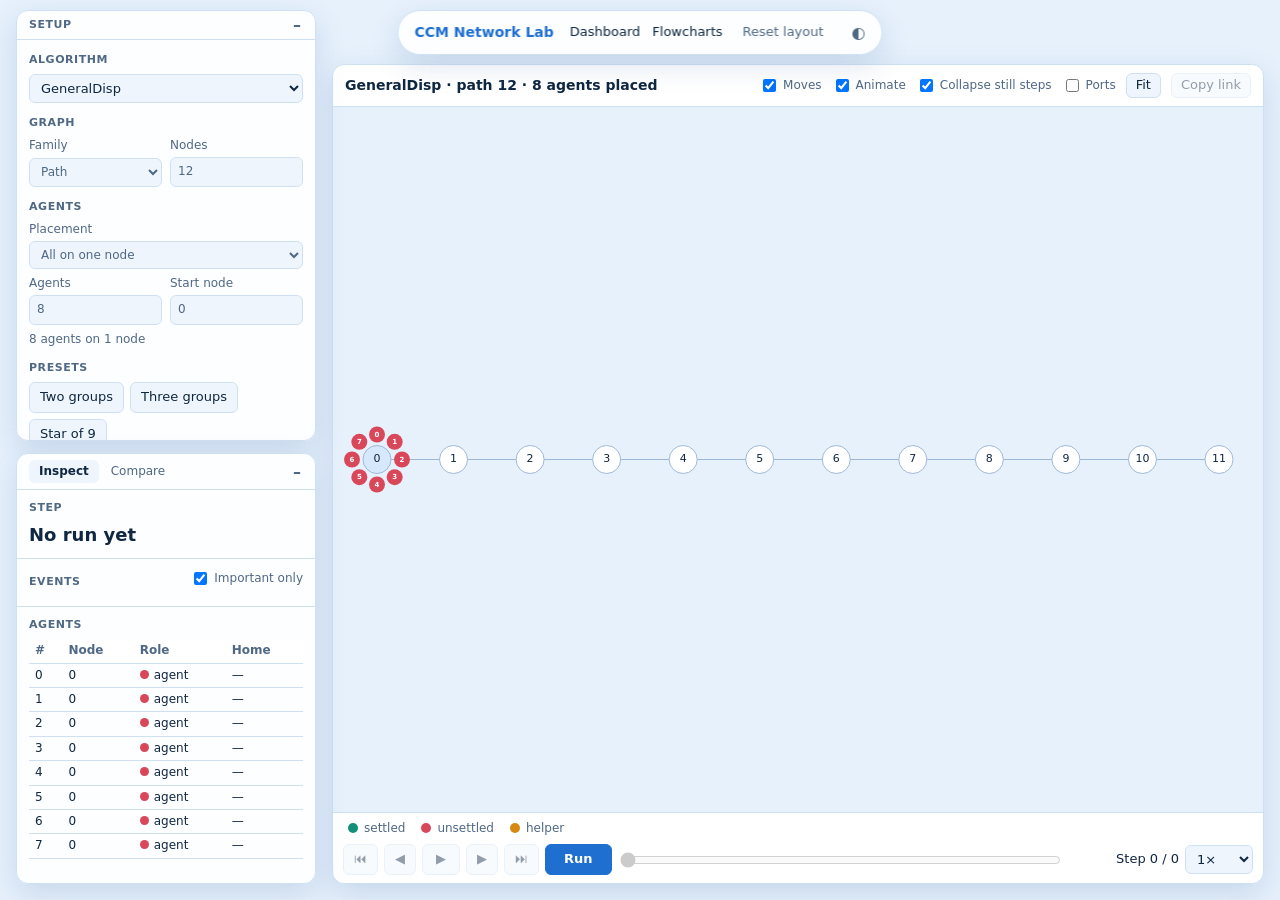
<file: index.html>
<!doctype html>
<html lang="en">
<head>
  <meta charset="utf-8">
  <meta name="viewport" content="width=device-width, initial-scale=1">
  <meta name="description" content="Client-side Rust/WASM simulator of mobile-agent dispersion algorithms">
  <title>CCM Network Lab</title>
  <link rel="stylesheet" href="workbench.css">
</head>
<body>
  <div id="tooltip" class="tooltip" hidden></div>

  <header class="bar">
    <strong class="brand">CCM Network Lab</strong>
    <nav>
      <a href="dashboard.html">Dashboard</a>
      <a href="docs.html">Flowcharts</a>
      <button type="button" id="resetLayout" class="ghost" title="Put the windows back">Reset layout</button>
      <button type="button" id="theme" class="ghost" aria-label="Toggle theme" title="Toggle theme">◐</button>
    </nav>
  </header>

  <section class="win" id="winSetup" aria-label="Setup">
    <div class="winHead"><span>Setup</span><button type="button" class="collapse" aria-label="Collapse">–</button></div>
    <div class="winBody setup">
      <p id="message" class="message" role="status"></p>

      <fieldset>
        <legend>Algorithm</legend>
        <select id="algorithm" aria-label="Algorithm">
          <option value="general">GeneralDisp</option>
          <option value="rooted">RootedDisp</option>
          <option value="p1tree">P1Tree</option>
          <option value="help">Help by Scouts</option>
          <option value="drop">Drop and Freeze</option>
        </select>
      </fieldset>

      <fieldset>
        <legend>Graph</legend>
        <div class="grid2">
          <label>Family
            <select id="family">
              <option value="path">Path</option>
              <option value="cycle">Cycle</option>
              <option value="star">Star</option>
              <option value="complete">Complete</option>
              <option value="tree">Tree</option>
              <option value="grid">Grid</option>
              <option value="random">Random connected</option>
              <option value="bounded">Random, bounded degree</option>
            </select>
          </label>
          <label>Nodes <input id="nodes" type="number" min="2" max="300" value="12"></label>
          <label id="paramWrap" hidden><span id="paramName">Branching</span> <input id="param" type="number" min="0" max="2000" value="2"></label>
        </div>
      </fieldset>

      <fieldset>
        <legend>Agents</legend>
        <label>Placement
          <select id="placement">
            <option value="rooted">All on one node</option>
            <option value="groups">Seeded groups</option>
            <option value="spread">One per node</option>
            <option value="click">Click on graph</option>
          </select>
        </label>
        <div class="grid2">
          <label id="agentsWrap">Agents <input id="agents" type="number" min="1" max="120" value="8"></label>
          <label id="rootWrap">Start node <input id="root" type="number" min="0" max="299" value="0"></label>
          <label id="distinctWrap" hidden>Start nodes <input id="distinct" type="number" min="1" max="300" value="3"></label>
          <label id="seedWrap" hidden>Seed <input id="seed" type="number" min="0" value="1"></label>
        </div>
        <p id="placementNote" class="hint" hidden></p>
        <p id="clickHint" class="hint" hidden>Click a node to add an agent, shift-click to remove one.</p>
        <p id="summary" class="hint"></p>
      </fieldset>

      <fieldset>
        <legend>Presets</legend>
        <div class="chips">
          <button type="button" data-preset="two">Two groups</button>
          <button type="button" data-preset="three">Three groups</button>
          <button type="button" data-preset="star" title="9-node star, every agent on node 0, with the selected algorithm">Star of 9</button>
        </div>
      </fieldset>

      <details>
        <summary>Advanced</summary>
        <label>Round limit <input id="roundLimit" type="number" min="0" placeholder="default"></label>
        <p class="hint">Empty uses the runner's default for the algorithm.</p>
      </details>

      <details>
        <summary>Keyboard</summary>
        <p class="hint">Space play · ← → step · Home End · N next event · + − zoom · 0 fit</p>
      </details>
    </div>
  </section>

  <section class="win" id="winInspector" aria-label="Inspector">
    <div class="winHead">
      <div class="tabs" role="tablist">
        <button type="button" role="tab" id="tabInspect" aria-selected="true">Inspect</button>
        <button type="button" role="tab" id="tabCompare" aria-selected="false">Compare</button>
      </div>
      <button type="button" class="collapse" aria-label="Collapse">–</button>
    </div>
    <div class="winBody">
      <div id="inspectPane" class="tabPane">
        <section class="card">
          <h2>Step</h2>
          <div id="stepCard" class="stepCard">—</div>
        </section>
        <section id="groupsCard" class="card" hidden>
          <h2>Groups</h2>
          <div class="tableWrap short">
            <table>
              <thead><tr><th>Group</th><th>Leader at</th><th>Settlers</th><th>Zombies</th></tr></thead>
              <tbody id="groupRows"></tbody>
            </table>
          </div>
        </section>
        <section class="card">
          <div class="cardHead">
            <h2>Events</h2>
            <label class="check"><input type="checkbox" id="importantOnly" checked> Important only</label>
          </div>
          <ol id="events" class="events"></ol>
        </section>
        <section class="card">
          <h2>Agents</h2>
          <div class="tableWrap">
            <table>
              <thead><tr><th>#</th><th>Node</th><th>Role</th><th id="extraHead">Home</th></tr></thead>
              <tbody id="agentRows"></tbody>
            </table>
          </div>
        </section>
      </div>

      <div id="comparePane" class="tabPane" hidden>
        <section class="card">
          <p class="hint">Runs every algorithm on the same graph, ports and starts. Rooted-only algorithms are refused on scattered starts.</p>
          <button type="button" id="compare">Run comparison</button>
        </section>
        <section class="card">
          <div class="tableWrap">
            <table>
              <thead><tr><th>Algorithm</th><th>Result</th><th>Rounds</th><th>Moves</th><th>Probes</th><th></th></tr></thead>
              <tbody id="compareRows"></tbody>
            </table>
          </div>
        </section>
      </div>
    </div>
  </section>

  <main id="stage" class="stage" aria-label="Simulation">
    <div class="stageHead">
      <span id="title">No run yet</span>
      <div class="viewTools">
        <label class="check"><input type="checkbox" id="showTrails" checked> Moves</label>
        <label class="check"><input type="checkbox" id="animate" checked> Animate</label>
        <label class="check" title="Show each run of steps with no movement as one frame"><input type="checkbox" id="collapse" checked> Collapse still steps</label>
        <label class="check" id="territoriesWrap" hidden title="Colour each settled node and the edges inside a territory by its group"><input type="checkbox" id="territories" checked> Territories</label>
        <label class="check"><input type="checkbox" id="showPorts"> Ports</label>
        <button type="button" id="fit" title="Reset zoom (0)">Fit</button>
        <button type="button" id="share" title="Copy a link that reproduces this run">Copy link</button>
      </div>
    </div>
    <div class="canvasWrap">
      <canvas id="canvas" tabindex="0" aria-label="Network"></canvas>
      <div id="empty" class="empty">Choose a setup and press Run, or pick a preset.</div>
    </div>
    <div id="legend" class="legend"></div>
    <div class="timeline">
      <button type="button" id="first" title="First step (Home)">⏮</button>
      <button type="button" id="prev" title="Previous step (←)">◀</button>
      <button type="button" id="play" class="playBtn" title="Play / pause (Space)">▶</button>
      <button type="button" id="next" title="Next step (→)">▶</button>
      <button type="button" id="jump" title="Next important event (N)">⏭</button>
      <button type="button" id="run" class="primary" disabled title="Run the simulation with the current setup">Run</button>
      <div class="track">
        <div id="markers" class="markers" aria-hidden="true"></div>
        <input id="slider" type="range" min="0" max="0" value="0" aria-label="Step">
      </div>
      <span id="stepLabel" class="stepLabel">Step 0 / 0</span>
      <select id="speed" aria-label="Speed">
        <option value="600">0.5×</option>
        <option value="300" selected>1×</option>
        <option value="100">3×</option>
        <option value="25">12×</option>
      </select>
    </div>
  </main>

  <script type="module" src="workbench.js"></script>
</body>
</html>
</file>
<file: workbench.css>
:root {
  --bg: #e7f1fc;
  --pane: #ffffff;
  --raised: #eef5fd;
  --text: #0f2740;
  --muted: #4f6884;
  --line: #cfe0f3;
  --edge: #9db8d6;
  --node: #ffffff;
  --node-busy: #d6e8fb;
  --accent: #1f6fd1;
  --accent-text: #ffffff;
  --now: #fff3cf;
  --error: #c0392b;
  --shadow: 0 10px 30px rgba(31, 86, 150, .16);
  --r0: #14907a;
  --r1: #d68910;
  --r2: #d9475a;
  --r3: #e5762e;
  --r4: #8e6fd8;
  --r5: #5b33a8;
  color-scheme: light;
}

:root[data-theme="dark"] {
  --bg: #1a2a40;
  --pane: #213450;
  --raised: #2a3f5e;
  --text: #eef4fb;
  --muted: #a9bdd6;
  --line: #34507a;
  --edge: #5677a3;
  --node: #253b5a;
  --node-busy: #2f4e78;
  --accent: #6aa8ff;
  --accent-text: #0b1626;
  --now: #3b3320;
  --error: #ff8a7a;
  --shadow: 0 10px 30px rgba(0, 0, 0, .3);
  --r0: #39d3b4;
  --r1: #f6b44f;
  --r2: #ff7183;
  --r3: #ffa66b;
  --r4: #c3aef5;
  --r5: #9f7aea;
  color-scheme: dark;
}

* { box-sizing: border-box; }

html, body { height: 100%; }

body {
  margin: 0;
  overflow: hidden;
  background: var(--bg);
  color: var(--text);
  font: 13px/1.45 system-ui, -apple-system, "Segoe UI", sans-serif;
}

button, select, input { font: inherit; color: inherit; }

#canvas { position: absolute; inset: 0; width: 100%; height: 100%; display: block; outline: none; cursor: grab; }
#canvas.placing { cursor: crosshair; }
#canvas.dragging { cursor: grabbing; }

.empty { position: absolute; inset: 0; display: grid; place-items: center; color: var(--muted); pointer-events: none; font-size: 15px; }

.stage {
  position: fixed;
  top: 64px;
  bottom: 16px;
  left: var(--content-left, 332px);
  right: var(--content-right, 16px);
  z-index: 5;
  display: flex;
  flex-direction: column;
  border: 1px solid var(--line);
  border-radius: 12px;
  background: var(--pane);
  box-shadow: var(--shadow);
  overflow: hidden;
}
.stageHead { display: flex; justify-content: space-between; align-items: center; gap: 12px; padding: 8px 12px; border-bottom: 1px solid var(--line); flex-wrap: wrap; }
.canvasWrap { position: relative; flex: 1; min-height: 0; background: var(--bg); }
.empty[hidden] { display: none; }

.tooltip {
  position: fixed;
  pointer-events: none;
  background: var(--pane);
  border: 1px solid var(--line);
  border-radius: 8px;
  padding: 6px 9px;
  font-size: 12px;
  white-space: pre;
  box-shadow: var(--shadow);
  z-index: 30;
}

.bar {
  position: fixed;
  top: 10px;
  left: 50%;
  transform: translateX(-50%);
  display: flex;
  align-items: center;
  gap: 16px;
  padding: 6px 8px 6px 16px;
  border: 1px solid var(--line);
  border-radius: 999px;
  background: color-mix(in srgb, var(--pane) 88%, transparent);
  backdrop-filter: blur(10px);
  box-shadow: var(--shadow);
  z-index: 20;
  white-space: nowrap;
}
.brand { font-size: 14px; color: var(--accent); }
.bar nav { display: flex; align-items: center; gap: 12px; }
.bar a { color: var(--text); text-decoration: none; }
.bar a:hover { color: var(--accent); }

.win {
  position: fixed;
  z-index: 10;
  display: flex;
  flex-direction: column;
  max-height: calc(100vh - 26px);
  border: 1px solid var(--line);
  border-radius: 12px;
  background: color-mix(in srgb, var(--pane) 92%, transparent);
  backdrop-filter: blur(10px);
  box-shadow: var(--shadow);
}
.win.front { z-index: 11; }
#winSetup, #winInspector { left: 16px; width: 300px; --column-top: 10px; }
#winSetup { top: var(--column-top); height: calc((100vh - var(--column-top) - 16px - 12px) / 2); }
#winInspector { top: calc(var(--column-top) + (100vh - var(--column-top) - 16px - 12px) / 2 + 12px); height: calc((100vh - var(--column-top) - 16px - 12px) / 2); }
.win.collapsed { height: auto !important; }
@media (max-width: 1180px) {
  #winSetup, #winInspector { --column-top: 64px; }
}

.winHead {
  display: flex;
  align-items: center;
  justify-content: space-between;
  gap: 8px;
  padding: 6px 8px 6px 12px;
  border-bottom: 1px solid var(--line);
  cursor: move;
  user-select: none;
  font-size: 11px;
  font-weight: 600;
  letter-spacing: .05em;
  text-transform: uppercase;
  color: var(--muted);
  flex: none;
}
.winHead .viewTools, .winHead .tabs { text-transform: none; letter-spacing: 0; font-weight: 400; font-size: 12px; }
.collapse { border: 0; background: none; padding: 0 6px; font-size: 16px; line-height: 1; color: var(--muted); cursor: pointer; }
.win.collapsed .winBody { display: none; }
.win.collapsed .winHead { border-bottom: 0; }
.winBody { overflow-y: auto; min-height: 0; scrollbar-width: none; }
.winBody::-webkit-scrollbar, .events::-webkit-scrollbar, .tableWrap::-webkit-scrollbar { display: none; }
.events, .tableWrap { scrollbar-width: none; }

#title { font-size: 14px; font-weight: 600; color: var(--text); overflow: hidden; text-overflow: ellipsis; white-space: nowrap; }

.setup { padding: 12px; display: flex; flex-direction: column; gap: 12px; }
.message { margin: 0; color: var(--error); font-size: 12px; }
.message:empty { display: none; }
.message.ok { color: var(--r0); }

fieldset { border: 0; padding: 0; margin: 0; display: grid; gap: 6px; }
legend { font-size: 11px; font-weight: 600; letter-spacing: .05em; text-transform: uppercase; color: var(--muted); padding: 0; margin-bottom: 6px; }
label { display: grid; gap: 3px; color: var(--muted); font-size: 12px; }
label[hidden], p[hidden] { display: none; }
.grid2 { display: grid; grid-template-columns: 1fr 1fr; gap: 8px; }
select, input[type="number"] { width: 100%; padding: 5px 7px; border: 1px solid var(--line); border-radius: 6px; background: var(--raised); }
.hint { margin: 0; color: var(--muted); font-size: 12px; }
details summary { cursor: pointer; color: var(--muted); font-size: 12px; }
details label { margin-top: 8px; }

button { padding: 5px 10px; border: 1px solid var(--line); border-radius: 6px; background: var(--raised); cursor: pointer; }
button:hover:not(:disabled) { border-color: var(--accent); }
button:disabled { opacity: .45; cursor: default; }
button:focus-visible, select:focus-visible, input:focus-visible { outline: 2px solid color-mix(in srgb, var(--accent) 55%, transparent); outline-offset: 1px; }
button.primary { background: var(--accent); color: var(--accent-text); border-color: var(--accent); font-weight: 600; padding: 7px 24px; }
.timeline .primary { padding: 5px 18px; }
button.ghost { background: none; border: 0; padding: 4px 8px; color: var(--muted); }
button.ghost:hover { color: var(--accent); }
#theme { font-size: 16px; }
.chips { display: flex; flex-wrap: wrap; gap: 6px; }
.chips button[hidden] { display: none; }

.viewTools { display: flex; align-items: center; gap: 10px; flex-wrap: wrap; cursor: default; }
.viewTools button:not(.collapse) { padding: 2px 9px; }
.check { display: flex; align-items: center; gap: 4px; color: var(--muted); }

.legend { display: flex; flex-wrap: wrap; gap: 6px; color: var(--muted); font-size: 12px; padding: 6px 10px 0; border-top: 1px solid var(--line); }
.legend i { display: inline-block; width: 10px; height: 10px; border-radius: 50%; margin-right: 4px; vertical-align: -1px; }
.legendItem { display: inline-flex; align-items: center; gap: 2px; border: 0; background: none; padding: 1px 5px; color: var(--muted); font-size: 12px; border-radius: 4px; }
.legendItem:hover { background: var(--raised); }
.legendItem.off { opacity: .4; text-decoration: line-through; }

.timeline { display: flex; align-items: center; gap: 6px; padding: 6px 10px 8px; flex-wrap: wrap; }
.track { position: relative; flex: 1; min-width: 140px; display: flex; align-items: center; }
.track input[type="range"] { width: 100%; accent-color: var(--accent); position: relative; z-index: 1; background: transparent; }
.markers { position: absolute; left: 8px; right: 8px; top: 50%; height: 14px; transform: translateY(-50%); pointer-events: none; }
.markers i { position: absolute; top: 0; width: 2px; height: 14px; margin-left: -1px; background: var(--r3); opacity: .7; border-radius: 1px; }
.timeline select { width: auto; }
.playBtn { min-width: 38px; }
.stepLabel { font-variant-numeric: tabular-nums; min-width: 110px; text-align: right; }

.tabs { display: flex; gap: 2px; }
.tabs button { border: 0; border-radius: 6px; background: none; padding: 3px 10px; color: var(--muted); }
.tabs button[aria-selected="true"] { background: var(--raised); color: var(--text); font-weight: 600; }
.tabPane { display: flex; flex-direction: column; }
.tabPane[hidden], .card[hidden] { display: none; }

.card { padding: 10px 12px; border-bottom: 1px solid var(--line); display: flex; flex-direction: column; }
.card:last-child { border-bottom: 0; }
.card h2 { margin: 0 0 6px; font-size: 11px; letter-spacing: .05em; text-transform: uppercase; color: var(--muted); }
.cardHead { display: flex; justify-content: space-between; align-items: baseline; }
.stepCard { display: grid; gap: 2px; }
.stepCard .big { font-size: 18px; font-weight: 600; font-variant-numeric: tabular-nums; }
.stepCard .sub { color: var(--muted); }

.events { list-style: none; margin: 0; padding: 0; overflow-y: auto; max-height: 24vh; font-size: 12px; }
.events li { padding: 3px 4px; border-bottom: 1px solid var(--line); cursor: pointer; }
.events li:hover { background: var(--raised); }
.events li.now { background: var(--now); }
.events .when { color: var(--muted); margin-right: 6px; font-variant-numeric: tabular-nums; }

.tableWrap { overflow: auto; max-height: 26vh; }
.tableWrap.short { max-height: 16vh; }
table { width: 100%; border-collapse: collapse; font-size: 12px; font-variant-numeric: tabular-nums; }
th, td { text-align: left; padding: 3px 6px; border-bottom: 1px solid var(--line); }
th { position: sticky; top: 0; background: var(--pane); color: var(--muted); font-weight: 600; }
tr.picked td { background: var(--now); }
tbody tr { cursor: pointer; }
td button { padding: 1px 8px; font-size: 12px; }
.swatch { display: inline-block; width: 9px; height: 9px; border-radius: 50%; margin-right: 5px; }

@media (max-width: 760px) {
  body { overflow: auto; height: auto; display: flex; flex-direction: column; }
  .stage { order: 1; }
  #winSetup { order: 2; }
  #winInspector { order: 3; }
  .stage { position: static; margin: 8px; }
  .canvasWrap { flex: none; height: 56vh; }
  .bar { position: static; transform: none; margin: 8px; border-radius: 12px; flex-wrap: wrap; justify-content: center; white-space: normal; }
  .win, #winSetup, #winInspector { position: static; transform: none; width: auto; height: auto; max-height: none; margin: 8px; }
  .winHead { cursor: default; }
}
</file>
